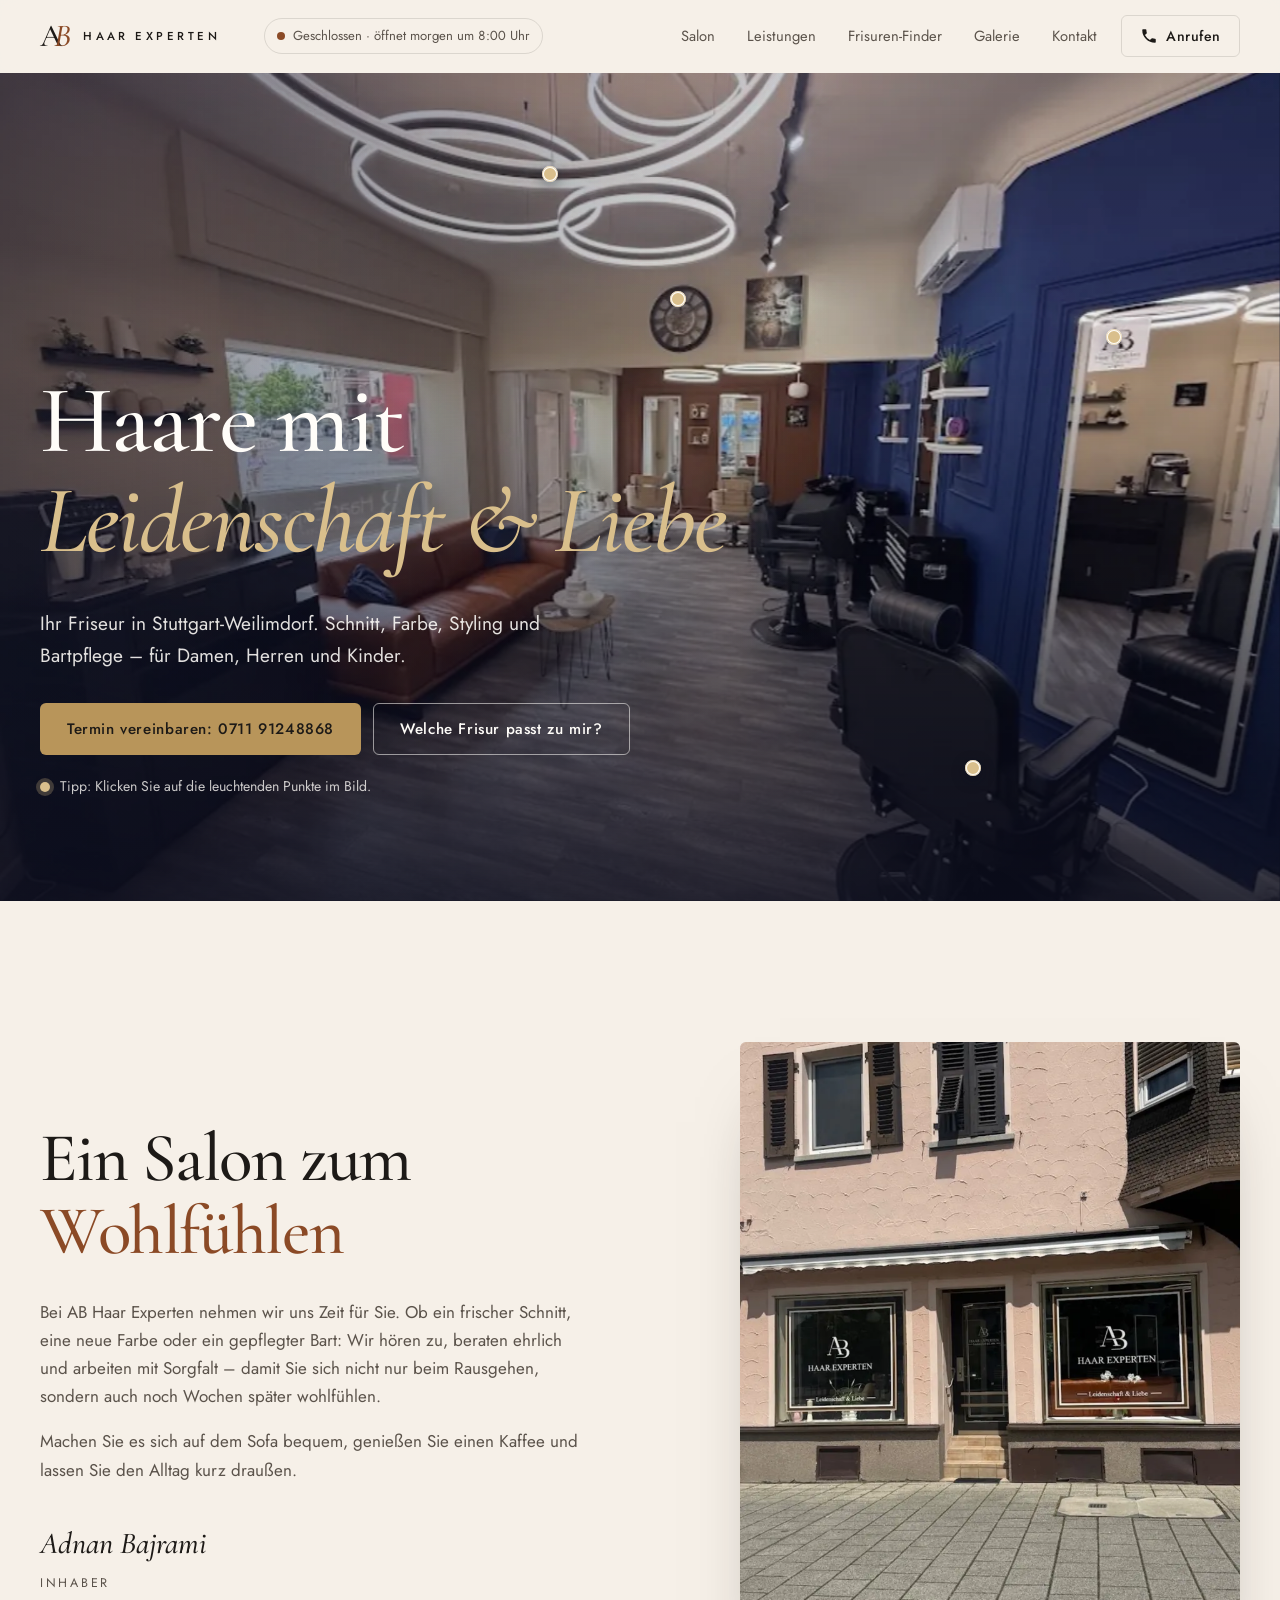
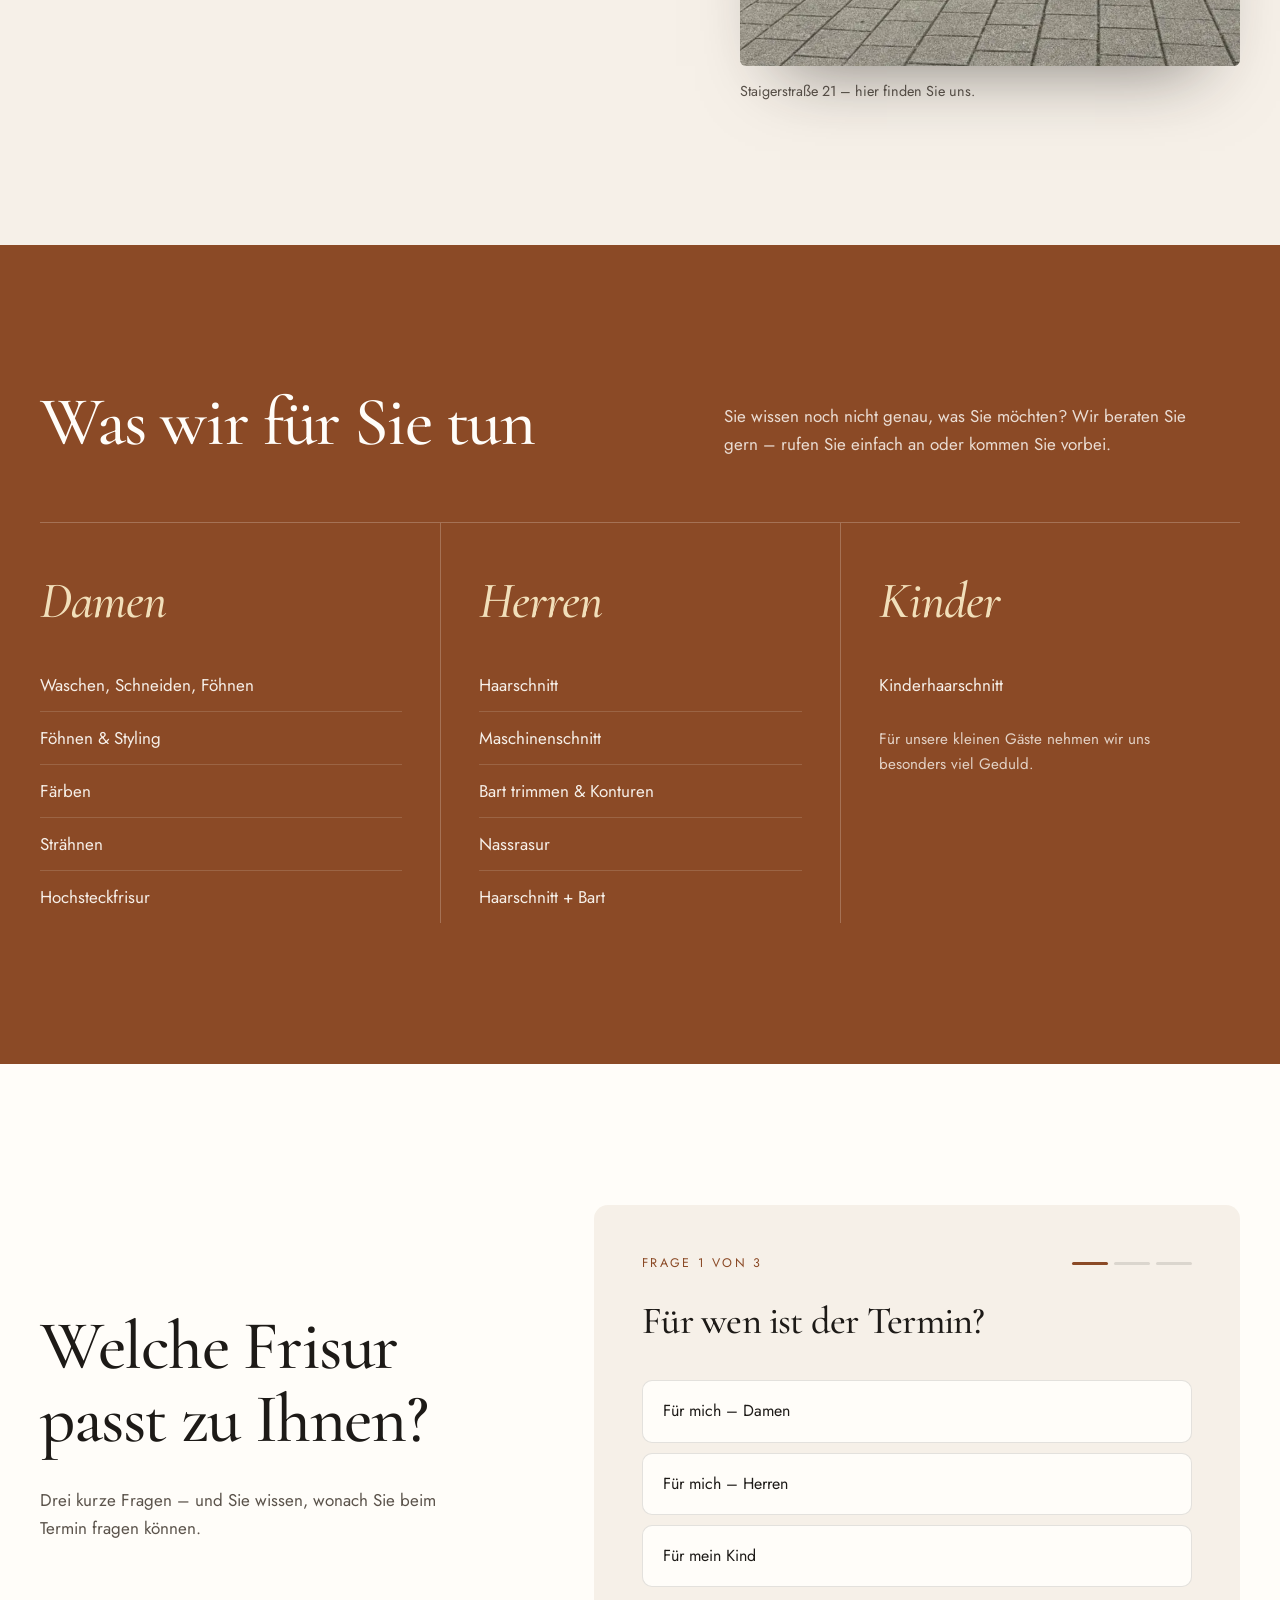
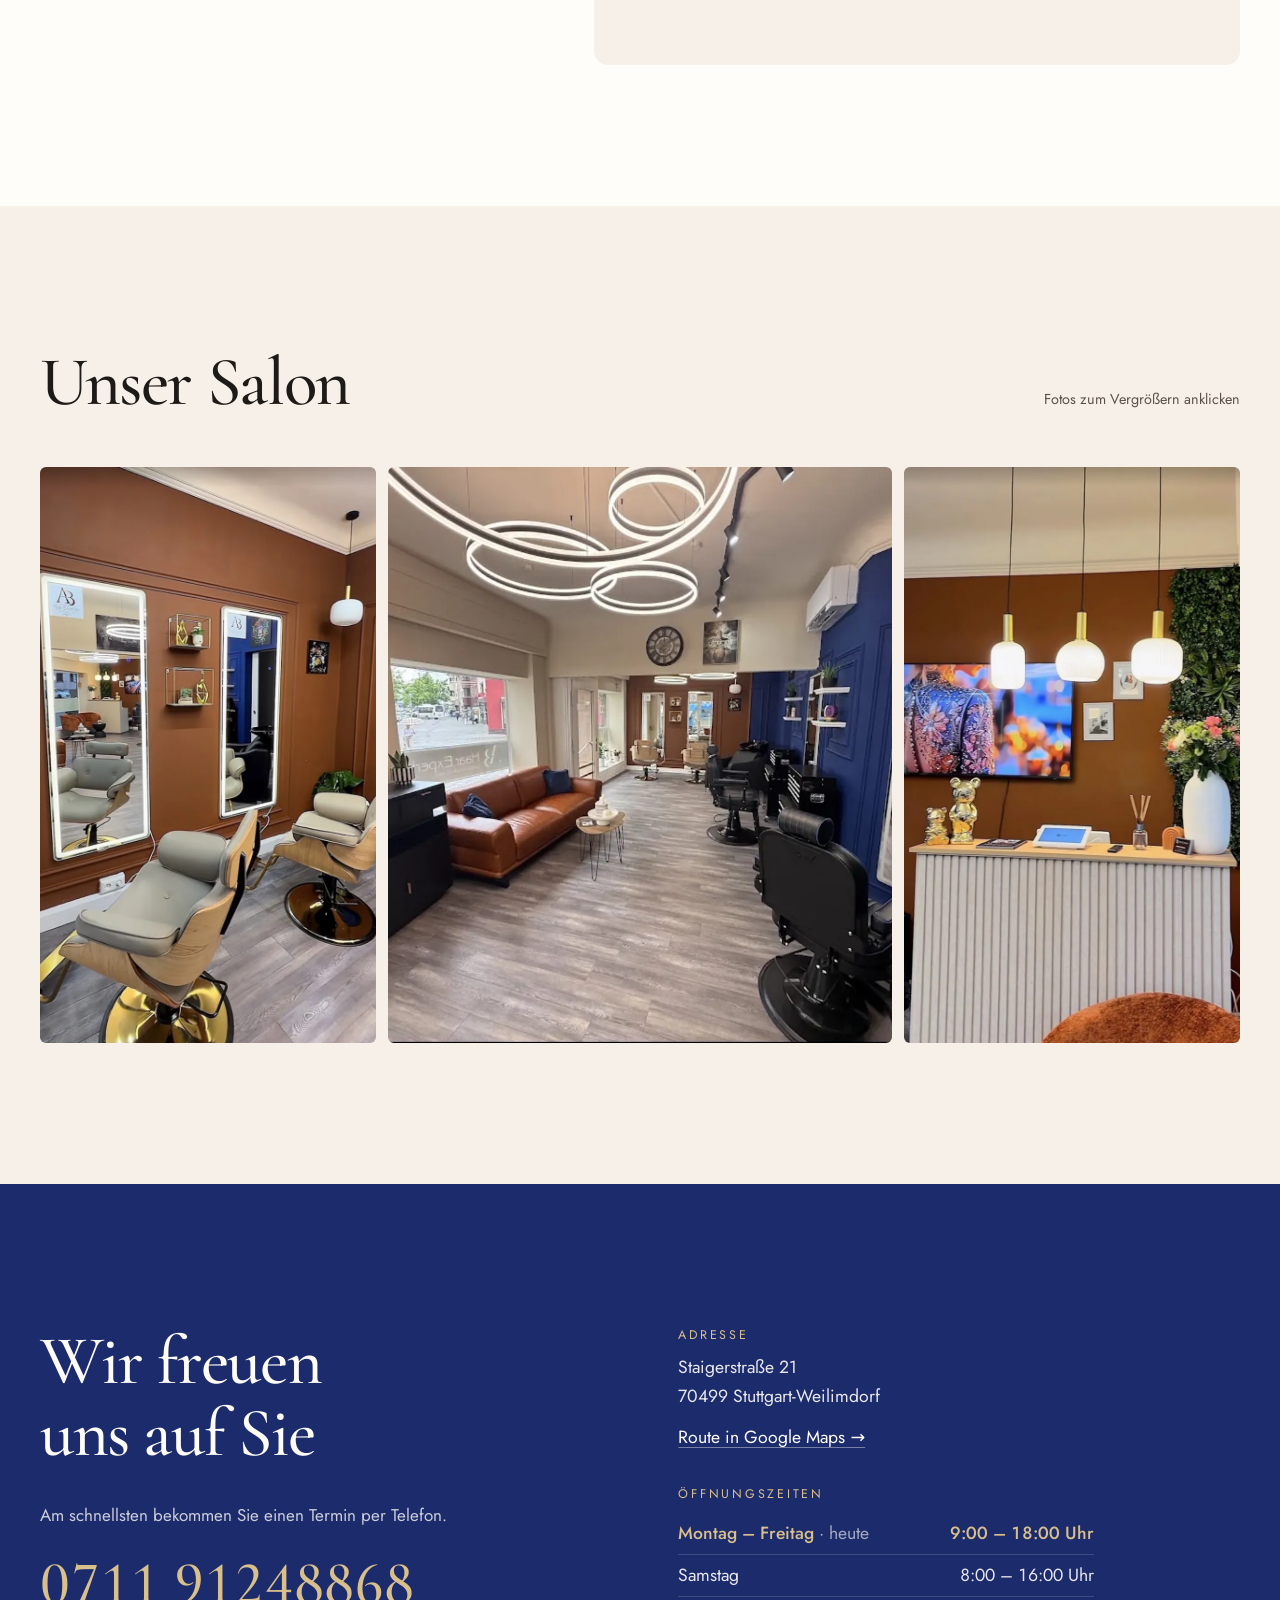
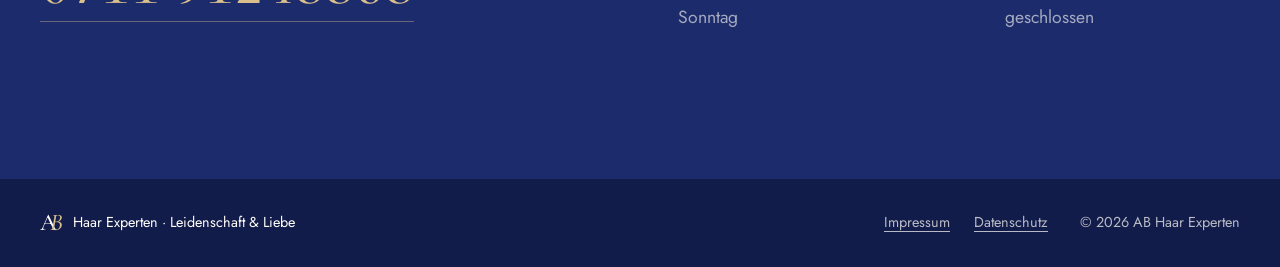
<file: index.html>
<!doctype html>
<html lang="de">
<head>
  <meta charset="utf-8">
  <meta name="viewport" content="width=device-width, initial-scale=1">
  <title>AB Haar Experten – Friseur in Stuttgart-Weilimdorf</title>
  <meta name="description" content="AB Haar Experten – Ihr Friseursalon für Damen, Herren und Kinder in der Staigerstraße 21, Stuttgart-Weilimdorf. Leidenschaft & Liebe. Termin unter 0711 91248868.">
  <!-- VORSCHAU: Diese Zeile löschen, sobald die Seite offiziell online gehen soll -->
  <meta name="robots" content="noindex, nofollow">
  <meta name="theme-color" content="#1c2b6b">
  <meta property="og:title" content="AB Haar Experten – Friseur in Stuttgart-Weilimdorf">
  <meta property="og:description" content="Leidenschaft & Liebe – Ihr Friseursalon in der Staigerstraße 21.">
  <meta property="og:image" content="img/salon-innen-1206.webp">
  <meta property="og:type" content="website">
  <link rel="icon" href="img/favicon.svg" type="image/svg+xml">
  <link rel="preload" href="fonts/cormorant-garamond-latin-500-normal.woff2" as="font" type="font/woff2" crossorigin>
  <link rel="preload" href="fonts/jost-latin-400-normal.woff2" as="font" type="font/woff2" crossorigin>
  <link rel="stylesheet" href="css/style.css?v=202611131402">

  <!-- Infos für Google (damit der Salon in der Suche richtig erscheint) -->
  <script type="application/ld+json">
  {
    "@context": "https://schema.org",
    "@type": "HairSalon",
    "name": "AB Haar Experten",
    "slogan": "Leidenschaft & Liebe",
    "founder": "Adnan Bajrami",
    "telephone": "+49 711 91248868",
    "openingHours": ["Mo-Fr 09:00-18:00", "Sa 08:00-16:00"],
    "image": "img/salon-innen-1206.webp",
    "address": {
      "@type": "PostalAddress",
      "streetAddress": "Staigerstraße 21",
      "postalCode": "70499",
      "addressLocality": "Stuttgart-Weilimdorf",
      "addressCountry": "DE"
    }
  }
  </script>
</head>
<body>
  <a class="skip" href="#inhalt">Zum Inhalt springen</a>

  <!-- ================= KOPFZEILE ================= -->
  <header class="header" data-header>
    <div class="container header__inner">
      <a class="logo" href="#top" aria-label="AB Haar Experten – zum Seitenanfang">
        <span class="logo__mark" aria-hidden="true"><span>A</span><span>B</span></span>
        <span class="logo__text">Haar Experten</span>
      </a>

      <!-- Live-Anzeige „Jetzt geöffnet“ (wird automatisch aus den Öffnungszeiten berechnet) -->
      <a class="status" href="#kontakt" data-status hidden>
        <span class="status__dot" aria-hidden="true"></span>
        <span class="status__text" data-status-text></span>
      </a>

      <nav class="nav" id="nav" aria-label="Hauptmenü">
        <a href="#salon">Salon</a>
        <a href="#leistungen">Leistungen</a>
        <a href="#finder">Frisuren-Finder</a>
        <a href="#galerie">Galerie</a>
        <a href="#kontakt">Kontakt</a>
      </nav>

      <a class="btn btn--small btn--ghost header__call" href="tel:+4971191248868">
        <svg aria-hidden="true" viewBox="0 0 24 24"><path d="M6.6 10.8a15.1 15.1 0 0 0 6.6 6.6l2.2-2.2a1 1 0 0 1 1-.25 11.4 11.4 0 0 0 3.6.57 1 1 0 0 1 1 1V20a1 1 0 0 1-1 1A17 17 0 0 1 3 4a1 1 0 0 1 1-1h3.5a1 1 0 0 1 1 1c0 1.25.2 2.45.57 3.57a1 1 0 0 1-.25 1z"/></svg>
        <span>Anrufen</span>
      </a>

      <button class="menu-btn" type="button" aria-controls="nav" aria-expanded="false" data-menu-btn>
        <span class="menu-btn__lines" aria-hidden="true"></span>
        <span class="sr-only">Menü öffnen</span>
      </button>
    </div>
  </header>

  <main id="inhalt">
    <!-- ================= STARTBEREICH ================= -->
    <section class="hero" id="top">
      <div class="hero__media">
        <picture>
          <source type="image/webp" srcset="img/salon-innen-800.webp 800w, img/salon-innen-1206.webp 1206w" sizes="100vw">
          <img src="img/salon-innen-1206.webp" alt="Blick in den Salon: Ledersofa im Wartebereich, Friseurstühle vor einer königsblauen Wand und runde Ring-Leuchten an der Decke" width="1206" height="903" fetchpriority="high">
        </picture>
      </div>

      <!-- RUNDGANG: leuchtende Punkte im Foto.
           data-x / data-y = Position im Foto in Prozent (von links / von oben). -->
      <div class="spots" data-spots>
        <button class="spot" type="button" data-x="43" data-y="16" data-title="Unsere Ring-Leuchten" data-text="Helles, gleichmäßiges Licht – so sehen Sie genau, wie Schnitt und Farbe wirklich aussehen.">
          <span class="sr-only">Ring-Leuchten</span>
        </button>
        <button class="spot" type="button" data-x="53" data-y="29" data-title="Zeit für Sie" data-text="Bei uns gibt es keine Fließband-Termine – wir nehmen uns die Zeit, die Ihr Haar braucht.">
          <span class="sr-only">Uhr an der Wand</span>
        </button>
        <button class="spot" type="button" data-x="87" data-y="33" data-title="Barber-Plätze" data-text="Große Spiegel und Zeit für Ihren Schnitt, Ihre Konturen und Ihren Bart.">
          <span class="sr-only">Barber-Plätze</span>
        </button>
        <button class="spot" type="button" data-x="76" data-y="78" data-title="Zurücklehnen" data-text="Bequeme Barber-Stühle – für die Nassrasur genauso wie für den schnellen Schnitt.">
          <span class="sr-only">Barber-Stühle</span>
        </button>
        <button class="spot" type="button" data-x="36" data-y="62" data-title="Ankommen &amp; entspannen" data-text="Auf dem Ledersofa warten Sie ganz entspannt – gern mit einem Kaffee.">
          <span class="sr-only">Wartebereich mit Sofa</span>
        </button>
        <button class="spot" type="button" data-x="5" data-y="52" data-title="Kaffee?" data-text="Gern! Während Sie warten, machen wir Ihnen einen Kaffee.">
          <span class="sr-only">Kaffeemaschine</span>
        </button>
        <div class="spot-card" role="status" aria-live="polite" data-spot-card hidden>
          <p class="spot-card__title" data-spot-title></p>
          <p class="spot-card__text" data-spot-text></p>
        </div>
      </div>

      <div class="container hero__content">
        <h1 class="hero__title">
          <span class="line"><span>Haare mit</span></span>
          <span class="line"><em>Leidenschaft&nbsp;&amp;&nbsp;Liebe</em></span>
        </h1>
        <p class="hero__lead">Ihr Friseur in Stuttgart-Weilimdorf. Schnitt, Farbe, Styling und Bartpflege – für Damen, Herren und Kinder.</p>
        <div class="hero__actions">
          <a class="btn btn--primary" href="tel:+4971191248868">Termin vereinbaren: 0711&nbsp;91248868</a>
          <a class="btn btn--light" href="#finder">Welche Frisur passt zu mir?</a>
        </div>
        <p class="hero__hint" data-spots-hint hidden><span class="hero__hint-dot" aria-hidden="true"></span>Tipp: Klicken Sie auf die leuchtenden Punkte im Bild.</p>
      </div>
    </section>

    <!-- ================= ÜBER DEN SALON ================= -->
    <section class="section about" id="salon">
      <div class="container about__grid">
        <div class="about__text">
          <h2>Ein Salon zum <em>Wohlfühlen</em></h2>
          <p>Bei AB Haar Experten nehmen wir uns Zeit für Sie. Ob ein frischer Schnitt, eine neue Farbe oder ein gepflegter Bart: Wir hören zu, beraten ehrlich und arbeiten mit Sorgfalt – damit Sie sich nicht nur beim Rausgehen, sondern auch noch Wochen später wohlfühlen.</p>
          <p>Machen Sie es sich auf dem Sofa bequem, genießen Sie einen Kaffee und lassen Sie den Alltag kurz draußen.</p>
          <p class="signature">Adnan Bajrami<span>Inhaber</span></p>
        </div>
        <figure class="about__image">
          <button class="zoom" type="button" data-zoom="3" aria-label="Foto vergrößern: Außenansicht des Salons">
            <picture>
              <source type="image/webp" srcset="img/salon-fassade-800.webp 800w, img/salon-fassade-1132.webp 1132w" sizes="(min-width: 900px) 40vw, 100vw">
              <img src="img/salon-fassade-800.webp" alt="Außenansicht des Salons: zwei Schaufenster mit dem Schriftzug AB Haar Experten – Leidenschaft & Liebe" width="800" height="1060" loading="lazy">
            </picture>
            <span class="zoom__icon" aria-hidden="true"><svg viewBox="0 0 24 24"><path d="M4 9V4h5M20 9V4h-5M4 15v5h5M20 15v5h-5"/></svg></span>
          </button>
          <figcaption>Staigerstraße 21 – hier finden Sie uns.</figcaption>
        </figure>
      </div>
    </section>

    <!-- ================= LEISTUNGEN =================
         Eine Leistung ändern oder hinzufügen: eine Zeile
         <li>...</li> kopieren und den Text dazwischen anpassen. -->
    <section class="section services" id="leistungen">
      <div class="container">
        <div class="services__head">
          <h2>Was wir für Sie tun</h2>
          <p>Sie wissen noch nicht genau, was Sie möchten? Wir beraten Sie gern – rufen Sie einfach an oder kommen Sie vorbei.</p>
        </div>

        <div class="menu">
          <div class="menu__col">
            <h3>Damen</h3>
            <ul>
              <li>Waschen, Schneiden, Föhnen</li>
              <li>Föhnen &amp; Styling</li>
              <li>Färben</li>
              <li>Strähnen</li>
              <li>Hochsteckfrisur</li>
            </ul>
          </div>
          <div class="menu__col">
            <h3>Herren</h3>
            <ul>
              <li>Haarschnitt</li>
              <li>Maschinenschnitt</li>
              <li>Bart trimmen &amp; Konturen</li>
              <li>Nassrasur</li>
              <li>Haarschnitt + Bart</li>
            </ul>
          </div>
          <div class="menu__col">
            <h3>Kinder</h3>
            <ul>
              <li>Kinderhaarschnitt</li>
            </ul>
            <p class="menu__note">Für unsere kleinen Gäste nehmen wir uns besonders viel Geduld.</p>
          </div>
        </div>
      </div>
    </section>

    <!-- ================= FRISUREN-FINDER (kleines Quiz) =================
         Fragen und Antworten stehen in js/main.js unter „FRISUREN-FINDER“. -->
    <section class="section finder" id="finder" data-finder hidden>
      <div class="container finder__grid">
        <div class="finder__intro">
          <h2>Welche Frisur passt zu Ihnen?</h2>
          <p>Drei kurze Fragen – und Sie wissen, wonach Sie beim Termin fragen können.</p>
        </div>
        <div class="finder__card">
          <div class="finder__top">
            <p class="finder__step" data-finder-step aria-live="polite"></p>
            <div class="finder__bars" data-finder-bars aria-hidden="true"></div>
          </div>
          <div class="finder__body" data-finder-body></div>
        </div>
      </div>
    </section>

    <!-- ================= GALERIE =================
         Die Fotos lassen sich anklicken und groß ansehen. -->
    <section class="section gallery" id="galerie">
      <div class="container gallery__head">
        <h2>Unser Salon</h2>
        <p class="gallery__hint">Fotos zum Vergrößern anklicken</p>
      </div>
      <div class="container strip-wrap">
        <ul class="strip">
          <li class="strip__item">
            <button class="zoom" type="button" data-zoom="0" aria-label="Foto vergrößern: Damenplätze mit beleuchteten Spiegeln">
              <picture>
                <source type="image/webp" srcset="img/salon-plaetze-800.webp 800w, img/salon-plaetze-1206.webp 1206w" sizes="(min-width: 900px) 40vw, 80vw">
                <img src="img/salon-plaetze-800.webp" alt="Zwei Friseurstühle mit Holzschale und goldenem Fuß vor beleuchteten Spiegeln an einer cognacbraunen Wand" width="800" height="1232" loading="lazy">
              </picture>
              <span class="strip__caption">Ihr Platz – mit Licht, das ehrlich zeigt, wie es aussieht.</span>
              <span class="zoom__icon" aria-hidden="true"><svg viewBox="0 0 24 24"><path d="M4 9V4h5M20 9V4h-5M4 15v5h5M20 15v5h-5"/></svg></span>
            </button>
          </li>
          <li class="strip__item">
            <button class="zoom" type="button" data-zoom="1" aria-label="Foto vergrößern: Barber-Bereich">
              <picture>
                <source type="image/webp" srcset="img/salon-innen-800.webp 800w, img/salon-innen-1206.webp 1206w" sizes="(min-width: 900px) 50vw, 80vw">
                <img src="img/salon-innen-800.webp" alt="Herrenbereich mit schwarzen Barber-Stühlen, großen Spiegeln, blauer Wand und Ledersofa" width="800" height="599" loading="lazy">
              </picture>
              <span class="strip__caption">Barber-Bereich für Schnitt und Bart.</span>
              <span class="zoom__icon" aria-hidden="true"><svg viewBox="0 0 24 24"><path d="M4 9V4h5M20 9V4h-5M4 15v5h5M20 15v5h-5"/></svg></span>
            </button>
          </li>
          <li class="strip__item">
            <button class="zoom" type="button" data-zoom="2" aria-label="Foto vergrößern: Empfang">
              <picture>
                <source type="image/webp" srcset="img/salon-empfang-800.webp 800w, img/salon-empfang-1206.webp 1206w" sizes="(min-width: 900px) 40vw, 80vw">
                <img src="img/salon-empfang-800.webp" alt="Empfangstresen mit drei Hängeleuchten, goldenen Teddy-Figuren, Blumenstrauß und grüner Pflanzenwand" width="800" height="1244" loading="lazy">
              </picture>
              <span class="strip__caption">Der Empfang – hier beginnt Ihr Termin.</span>
              <span class="zoom__icon" aria-hidden="true"><svg viewBox="0 0 24 24"><path d="M4 9V4h5M20 9V4h-5M4 15v5h5M20 15v5h-5"/></svg></span>
            </button>
          </li>
        </ul>
      </div>
    </section>

    <!-- ================= KONTAKT & ANFAHRT ================= -->
    <section class="section contact" id="kontakt">
      <div class="container contact__grid">
        <div>
          <h2>Wir freuen uns auf Sie</h2>
          <p class="contact__lead">Am schnellsten bekommen Sie einen Termin per Telefon.</p>
          <a class="contact__phone" href="tel:+4971191248868">0711 91248868</a>
        </div>

        <dl class="contact__list">
          <div>
            <dt>Adresse</dt>
            <dd>Staigerstraße 21<br>70499 Stuttgart-Weilimdorf<br>
              <a class="link-arrow" href="https://www.google.com/maps/search/?api=1&amp;query=AB+Haar+Experten+Staigerstra%C3%9Fe+21+70499+Stuttgart" target="_blank" rel="noopener">Route in Google Maps</a>
            </dd>
          </div>
          <div>
            <!-- ÖFFNUNGSZEITEN: hier ändern – und auch in js/main.js
                 unter „ÖFFNUNGSZEITEN“ (für die Anzeige „Jetzt geöffnet“). -->
            <dt>Öffnungszeiten</dt>
            <dd>
              <table class="hours">
                <tr data-days="1 2 3 4 5"><th scope="row">Montag – Freitag</th><td>9:00 – 18:00 Uhr</td></tr>
                <tr data-days="6"><th scope="row">Samstag</th><td>8:00 – 16:00 Uhr</td></tr>
                <tr data-days="0"><th scope="row">Sonntag</th><td>geschlossen</td></tr>
              </table>
            </dd>
          </div>
        </dl>
      </div>
    </section>
  </main>

  <!-- ================= FUSSZEILE ================= -->
  <footer class="footer">
    <div class="container footer__inner">
      <p class="footer__brand"><span class="logo__mark" aria-hidden="true"><span>A</span><span>B</span></span> Haar Experten · Leidenschaft &amp; Liebe</p>
      <nav class="footer__links" aria-label="Rechtliches">
        <a href="impressum.html">Impressum</a>
        <a href="datenschutz.html">Datenschutz</a>
      </nav>
      <p class="footer__copy">© <span data-year>2026</span> AB Haar Experten</p>
    </div>
  </footer>

  <!-- Anruf-Knopf, der auf dem Handy unten erscheint -->
  <a class="call-bar" data-call-bar href="tel:+4971191248868">
    <svg aria-hidden="true" viewBox="0 0 24 24"><path d="M6.6 10.8a15.1 15.1 0 0 0 6.6 6.6l2.2-2.2a1 1 0 0 1 1-.25 11.4 11.4 0 0 0 3.6.57 1 1 0 0 1 1 1V20a1 1 0 0 1-1 1A17 17 0 0 1 3 4a1 1 0 0 1 1-1h3.5a1 1 0 0 1 1 1c0 1.25.2 2.45.57 3.57a1 1 0 0 1-.25 1z"/></svg>
    Jetzt Termin vereinbaren
  </a>

  <!-- ================= GROSSANSICHT DER FOTOS =================
       Reihenfolge = Nummer in data-zoom oben (0, 1, 2, 3). -->
  <dialog class="lightbox" aria-label="Foto-Großansicht" data-lightbox>
    <div class="lightbox__bg" data-lb-bg></div>
    <img class="lightbox__img" src="img/salon-plaetze-800.webp" alt="" data-lb-img>
    <div class="lightbox__bar" data-lb-bar>
      <p class="lightbox__caption" data-lb-caption></p>
      <p class="lightbox__count"><span data-lb-index>1</span> / <span data-lb-total>4</span></p>
    </div>
    <button class="lb-btn lb-btn--close" type="button" data-lb-close aria-label="Großansicht schließen">
      <svg viewBox="0 0 24 24" aria-hidden="true"><path d="M6 6l12 12M18 6L6 18"/></svg>
    </button>
    <button class="lb-btn lb-btn--prev" type="button" data-lb-prev aria-label="Vorheriges Foto">
      <svg viewBox="0 0 24 24" aria-hidden="true"><path d="M15 5l-7 7 7 7"/></svg>
    </button>
    <button class="lb-btn lb-btn--next" type="button" data-lb-next aria-label="Nächstes Foto">
      <svg viewBox="0 0 24 24" aria-hidden="true"><path d="M9 5l7 7-7 7"/></svg>
    </button>
  </dialog>

  <script>
    // Die Fotos für die Großansicht (in bester Qualität)
    window.GALERIE = [
      { src: "img/salon-plaetze-1206.webp", w: 1206, h: 1857, text: "Ihr Platz – mit Licht, das ehrlich zeigt, wie es aussieht.", alt: "Zwei Friseurstühle vor beleuchteten Spiegeln an einer cognacbraunen Wand" },
      { src: "img/salon-innen-1206.webp",   w: 1206, h: 903,  text: "Barber-Bereich für Schnitt und Bart.", alt: "Herrenbereich mit Barber-Stühlen, großen Spiegeln und blauer Wand" },
      { src: "img/salon-empfang-1206.webp", w: 1206, h: 1876, text: "Der Empfang – hier beginnt Ihr Termin.", alt: "Empfangstresen mit Hängeleuchten, Blumen und Pflanzenwand" },
      { src: "img/salon-fassade-1132.webp", w: 1132, h: 1500, text: "Staigerstraße 21 – hier finden Sie uns.", alt: "Außenansicht des Salons mit zwei Schaufenstern" }
    ];
  </script>
  <script src="js/main.js?v=202611131402" defer></script>
</body>
</html>
</file>
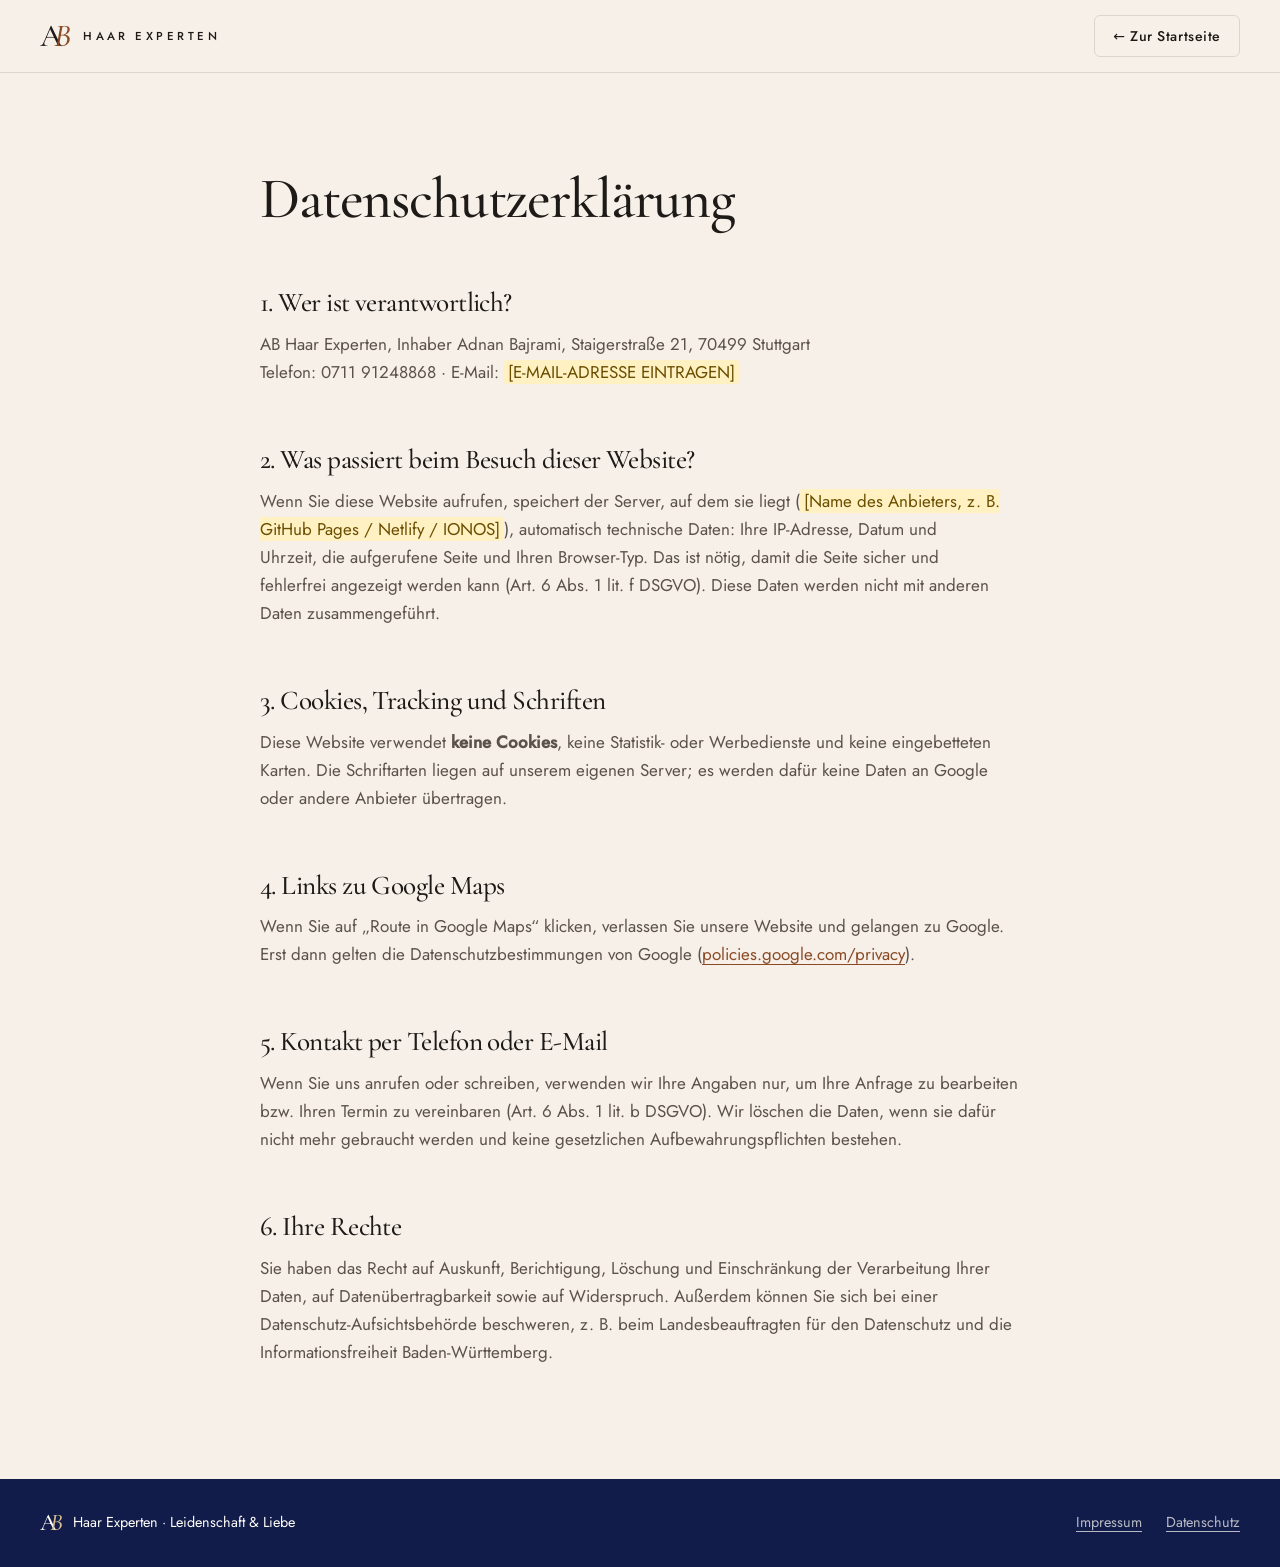
<file: datenschutz.html>
<!doctype html>
<html lang="de">
<head>
  <meta charset="utf-8">
  <meta name="viewport" content="width=device-width, initial-scale=1">
  <title>Datenschutz – AB Haar Experten</title>
  <meta name="robots" content="noindex">
  <link rel="icon" href="img/favicon.svg" type="image/svg+xml">
  <link rel="stylesheet" href="css/style.css?v=202611131402">
</head>
<body>
  <header class="header is-scrolled">
    <div class="container header__inner">
      <a class="logo" href="index.html" aria-label="AB Haar Experten – zur Startseite">
        <span class="logo__mark" aria-hidden="true"><span>A</span><span>B</span></span>
        <span class="logo__text">Haar Experten</span>
      </a>
      <a class="btn btn--small btn--ghost" href="index.html" style="margin-left:auto">← Zur Startseite</a>
    </div>
  </header>
  <main class="legal">
    <div class="container">
      <h1>Datenschutz&shy;erklärung</h1>
      <!-- Dieser Text ist eine Vorlage. Bitte von einer Fachperson prüfen lassen. -->
      <h2>1. Wer ist verantwortlich?</h2>
      <p>AB Haar Experten, Inhaber Adnan Bajrami, Staigerstraße 21, 70499 Stuttgart<br>
      Telefon: 0711 91248868 · E-Mail: <span class="todo">[E-MAIL-ADRESSE EINTRAGEN]</span></p>

      <h2>2. Was passiert beim Besuch dieser Website?</h2>
      <p>Wenn Sie diese Website aufrufen, speichert der Server, auf dem sie liegt (<span class="todo">[Name des Anbieters, z. B. GitHub Pages / Netlify / IONOS]</span>), automatisch technische Daten: Ihre IP-Adresse, Datum und Uhrzeit, die aufgerufene Seite und Ihren Browser-Typ. Das ist nötig, damit die Seite sicher und fehlerfrei angezeigt werden kann (Art. 6 Abs. 1 lit. f DSGVO). Diese Daten werden nicht mit anderen Daten zusammengeführt.</p>

      <h2>3. Cookies, Tracking und Schriften</h2>
      <p>Diese Website verwendet <strong>keine Cookies</strong>, keine Statistik- oder Werbedienste und keine eingebetteten Karten. Die Schriftarten liegen auf unserem eigenen Server; es werden dafür keine Daten an Google oder andere Anbieter übertragen.</p>

      <h2>4. Links zu Google Maps</h2>
      <p>Wenn Sie auf „Route in Google Maps“ klicken, verlassen Sie unsere Website und gelangen zu Google. Erst dann gelten die Datenschutzbestimmungen von Google (<a href="https://policies.google.com/privacy" target="_blank" rel="noopener">policies.google.com/privacy</a>).</p>

      <h2>5. Kontakt per Telefon oder E-Mail</h2>
      <p>Wenn Sie uns anrufen oder schreiben, verwenden wir Ihre Angaben nur, um Ihre Anfrage zu bearbeiten bzw. Ihren Termin zu vereinbaren (Art. 6 Abs. 1 lit. b DSGVO). Wir löschen die Daten, wenn sie dafür nicht mehr gebraucht werden und keine gesetzlichen Aufbewahrungspflichten bestehen.</p>

      <h2>6. Ihre Rechte</h2>
      <p>Sie haben das Recht auf Auskunft, Berichtigung, Löschung und Einschränkung der Verarbeitung Ihrer Daten, auf Datenübertragbarkeit sowie auf Widerspruch. Außerdem können Sie sich bei einer Datenschutz-Aufsichtsbehörde beschweren, z. B. beim Landesbeauftragten für den Datenschutz und die Informationsfreiheit Baden-Württemberg.</p>

    </div>
  </main>
  <footer class="footer">
    <div class="container footer__inner">
      <p class="footer__brand"><span class="logo__mark" aria-hidden="true"><span>A</span><span>B</span></span> Haar Experten · Leidenschaft &amp; Liebe</p>
      <nav class="footer__links" aria-label="Rechtliches">
        <a href="impressum.html">Impressum</a>
        <a href="datenschutz.html">Datenschutz</a>
      </nav>
    </div>
  </footer>
</body>
</html>
</file>
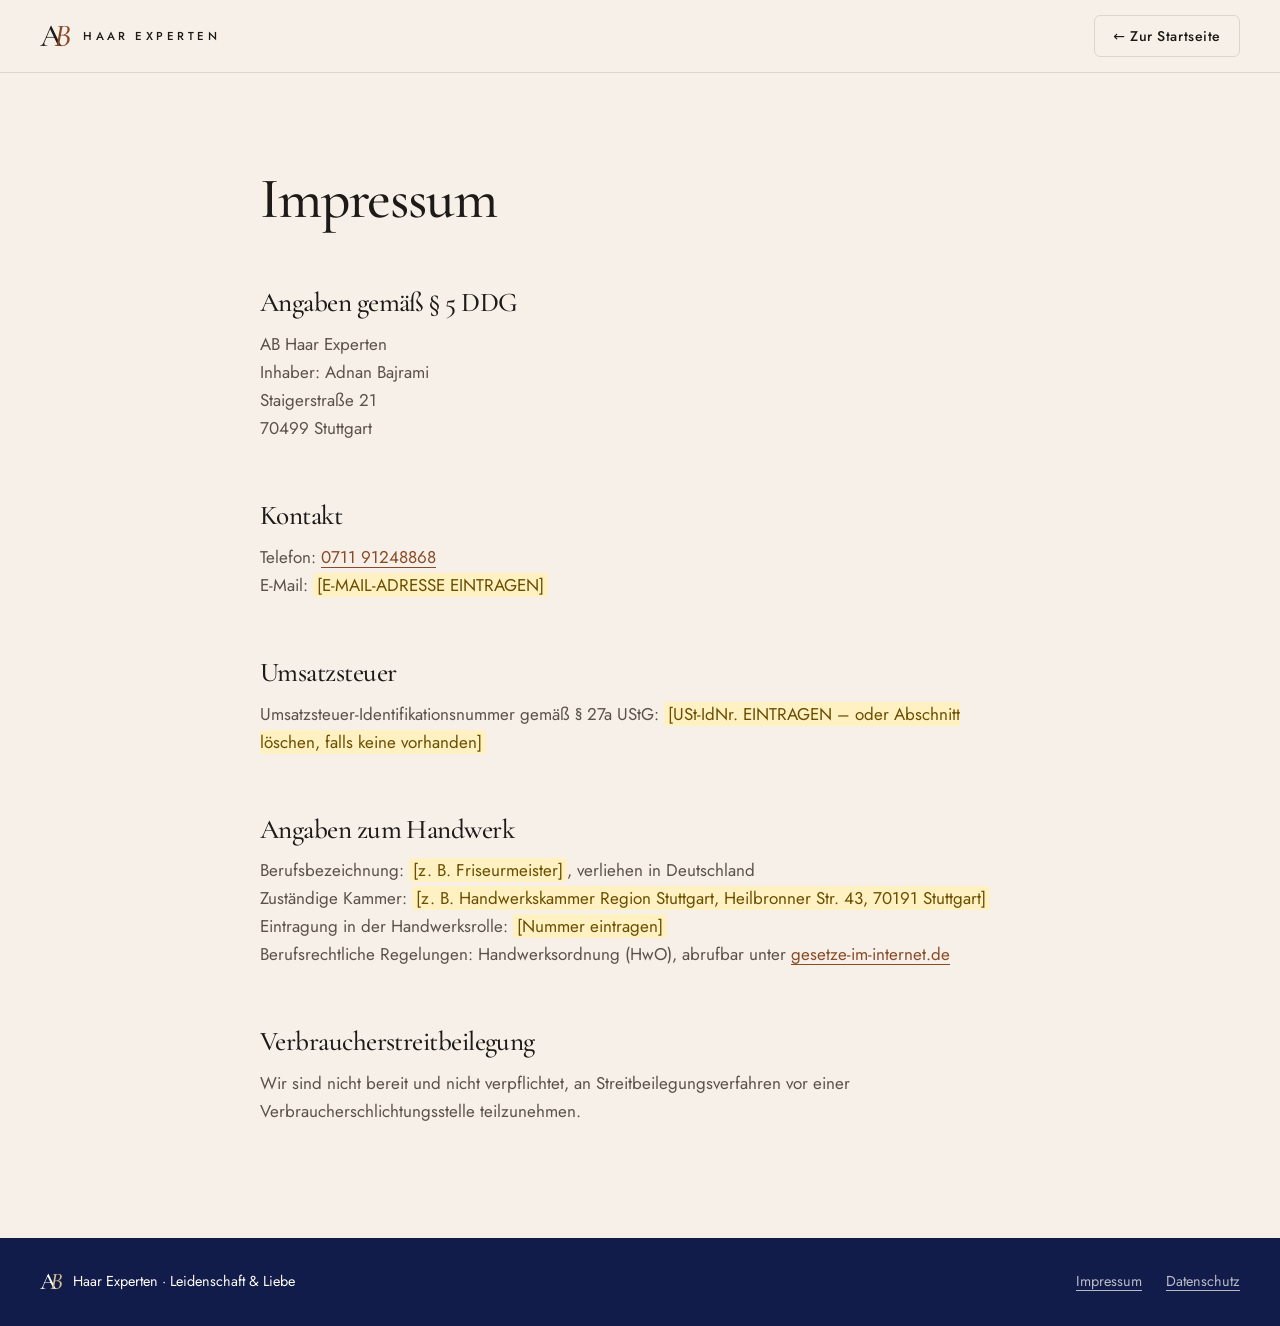
<file: impressum.html>
<!doctype html>
<html lang="de">
<head>
  <meta charset="utf-8">
  <meta name="viewport" content="width=device-width, initial-scale=1">
  <title>Impressum – AB Haar Experten</title>
  <meta name="robots" content="noindex">
  <link rel="icon" href="img/favicon.svg" type="image/svg+xml">
  <link rel="stylesheet" href="css/style.css?v=202611131402">
</head>
<body>
  <header class="header is-scrolled">
    <div class="container header__inner">
      <a class="logo" href="index.html" aria-label="AB Haar Experten – zur Startseite">
        <span class="logo__mark" aria-hidden="true"><span>A</span><span>B</span></span>
        <span class="logo__text">Haar Experten</span>
      </a>
      <a class="btn btn--small btn--ghost" href="index.html" style="margin-left:auto">← Zur Startseite</a>
    </div>
  </header>
  <main class="legal">
    <div class="container">
      <h1>Impressum</h1>
      <!-- Gelb markierte Stellen müssen noch ausgefüllt werden. -->
      <h2>Angaben gemäß § 5 DDG</h2>
      <p>AB Haar Experten<br>
      Inhaber: Adnan Bajrami<br>
      Staigerstraße 21<br>
      70499 Stuttgart</p>

      <h2>Kontakt</h2>
      <p>Telefon: <a href="tel:+4971191248868">0711 91248868</a><br>
      E-Mail: <span class="todo">[E-MAIL-ADRESSE EINTRAGEN]</span></p>

      <h2>Umsatzsteuer</h2>
      <p>Umsatzsteuer-Identifikationsnummer gemäß § 27a UStG: <span class="todo">[USt-IdNr. EINTRAGEN – oder Abschnitt löschen, falls keine vorhanden]</span></p>

      <h2>Angaben zum Handwerk</h2>
      <p>Berufsbezeichnung: <span class="todo">[z. B. Friseurmeister]</span>, verliehen in Deutschland<br>
      Zuständige Kammer: <span class="todo">[z. B. Handwerkskammer Region Stuttgart, Heilbronner Str. 43, 70191 Stuttgart]</span><br>
      Eintragung in der Handwerksrolle: <span class="todo">[Nummer eintragen]</span><br>
      Berufsrechtliche Regelungen: Handwerksordnung (HwO), abrufbar unter <a href="https://www.gesetze-im-internet.de/hwo/" target="_blank" rel="noopener">gesetze-im-internet.de</a></p>

      <h2>Verbraucherstreitbeilegung</h2>
      <p>Wir sind nicht bereit und nicht verpflichtet, an Streitbeilegungsverfahren vor einer Verbraucherschlichtungsstelle teilzunehmen.</p>

    </div>
  </main>
  <footer class="footer">
    <div class="container footer__inner">
      <p class="footer__brand"><span class="logo__mark" aria-hidden="true"><span>A</span><span>B</span></span> Haar Experten · Leidenschaft &amp; Liebe</p>
      <nav class="footer__links" aria-label="Rechtliches">
        <a href="impressum.html">Impressum</a>
        <a href="datenschutz.html">Datenschutz</a>
      </nav>
    </div>
  </footer>
</body>
</html>
</file>
<file: css/style.css>
/* =========================================================
   AB Haar Experten – Gestaltung der Website
   Die Farben unten stammen aus dem Salon selbst:
   Königsblau (Wand), Cognac (Wand), Gold (Leuchten), Creme.
   ========================================================= */

/* ---------- Schriften (liegen auf dem eigenen Server, kein Google) ---------- */
@font-face {
  font-family: "Cormorant Garamond";
  src: url("../fonts/cormorant-garamond-latin-500-normal.woff2") format("woff2");
  font-weight: 500; font-style: normal; font-display: swap;
}
@font-face {
  font-family: "Cormorant Garamond";
  src: url("../fonts/cormorant-garamond-latin-600-normal.woff2") format("woff2");
  font-weight: 600; font-style: normal; font-display: swap;
}
@font-face {
  font-family: "Cormorant Garamond";
  src: url("../fonts/cormorant-garamond-latin-500-italic.woff2") format("woff2");
  font-weight: 500; font-style: italic; font-display: swap;
}
@font-face {
  font-family: "Jost";
  src: url("../fonts/jost-latin-400-normal.woff2") format("woff2");
  font-weight: 400; font-style: normal; font-display: swap;
}
@font-face {
  font-family: "Jost";
  src: url("../fonts/jost-latin-500-normal.woff2") format("woff2");
  font-weight: 500; font-style: normal; font-display: swap;
}

/* ---------- Farben & Grundwerte ---------- */
:root {
  --blue: #1c2b6b;
  --blue-deep: #121c4a;
  --night: #0c0e1e;
  --cognac: #8b4a26;
  --cognac-deep: #6f3a1d;
  --gold: #b8955a;
  --gold-light: #d9bf8c;
  --cream: #f6f0e8;
  --ink: #1d1a17;
  --ink-soft: #5b534b;
  --white: #fffdf9;
  --line: rgba(29, 26, 23, 0.12);

  --serif: "Cormorant Garamond", "Times New Roman", serif;
  --sans: "Jost", system-ui, -apple-system, "Segoe UI", sans-serif;

  --radius: 6px;
  --gutter: clamp(16px, 4vw, 40px);
  --section: clamp(80px, 11vw, 144px);
  --ease-out: cubic-bezier(0.16, 1, 0.3, 1);
}

/* ---------- Grundlagen ---------- */
*, *::before, *::after { box-sizing: border-box; }
html {
  scroll-behavior: smooth; -webkit-text-size-adjust: 100%;
  scrollbar-color: var(--cognac) var(--cream);
  accent-color: var(--cognac);
}
@media (prefers-reduced-motion: reduce) { html { scroll-behavior: auto; } }
body {
  margin: 0;
  font-family: var(--sans);
  font-size: 17px;
  line-height: 1.65;
  color: var(--ink);
  background: var(--cream);
  caret-color: var(--cognac);
  -webkit-font-smoothing: antialiased;
  text-rendering: optimizeLegibility;
}
::selection { background: var(--gold-light); color: var(--ink); }
img { display: block; max-width: 100%; height: auto; }
a { color: inherit; text-underline-offset: 4px; }
h1, h2, h3 {
  font-family: var(--serif);
  font-weight: 500;
  line-height: 1.05;
  letter-spacing: -0.02em;
  margin: 0 0 0.45em;
  text-wrap: balance;
}
h2 { font-size: clamp(2.5rem, 5.4vw, 4.4rem); }
h2 em { font-style: normal; color: var(--cognac); }
h3 { font-size: 1.9rem; }
p { margin: 0 0 1em; text-wrap: pretty; }
:focus-visible { outline: 2px solid var(--gold); outline-offset: 3px; border-radius: 2px; }

.container { width: min(1240px, 100% - 2 * var(--gutter)); margin-inline: auto; }
.section { padding-block: var(--section); }
.sr-only {
  position: absolute; width: 1px; height: 1px; overflow: hidden;
  clip: rect(0 0 0 0); white-space: nowrap;
}
.skip {
  position: absolute; left: 16px; top: -60px; z-index: 100;
  background: var(--ink); color: var(--white); padding: 10px 16px; border-radius: var(--radius);
}
.skip:focus { top: 16px; }

/* ---------- Knöpfe ---------- */
.btn {
  display: inline-flex; align-items: center; justify-content: center; gap: 8px;
  min-height: 52px; padding: 0 26px;
  font: 500 0.95rem/1 var(--sans); letter-spacing: 0.04em;
  text-decoration: none; border-radius: var(--radius); border: 1px solid transparent;
  transition: transform 160ms var(--ease-out), background-color 200ms ease, color 200ms ease, border-color 200ms ease;
}
.btn:active { transform: scale(0.97); }
.btn svg { width: 18px; height: 18px; fill: currentColor; }
.btn--primary { background: var(--gold); color: var(--ink); }
.btn--light { border-color: rgba(255, 253, 249, 0.55); color: var(--white); }
.btn--ghost { border-color: var(--line); color: var(--ink); background: transparent; cursor: pointer; }
.btn--small { min-height: 42px; padding: 0 18px; font-size: 0.88rem; }
@media (hover: hover) and (pointer: fine) {
  .btn--primary:hover { background: var(--gold-light); }
  .btn--light:hover { background: rgba(255, 253, 249, 0.12); border-color: var(--white); }
  .btn--ghost:hover { border-color: var(--ink); }
}

/* ---------- Logo ---------- */
.logo { display: inline-flex; align-items: center; gap: 12px; text-decoration: none; }
.logo__mark {
  font-family: var(--serif); font-weight: 500; font-size: 2rem; line-height: 1;
  display: inline-flex; letter-spacing: 0;
}
.logo__mark span:last-child { margin-left: -0.28em; font-style: italic; color: var(--cognac); }
.logo__text {
  font-size: 0.72rem; font-weight: 500; letter-spacing: 0.3em; text-transform: uppercase; white-space: nowrap;
}
@media (max-width: 420px) {
  .logo { gap: 8px; }
  .logo__text { font-size: 0.64rem; letter-spacing: 0.2em; }
  .status { padding: 5px 10px; font-size: 0.78rem; }
}

/* ---------- Kopfzeile ---------- */
.header {
  position: sticky; top: 0; z-index: 50;
  background: rgba(246, 240, 232, 0.9);
  -webkit-backdrop-filter: saturate(140%) blur(12px);
  backdrop-filter: saturate(140%) blur(12px);
  border-bottom: 1px solid transparent;
  transition: border-color 200ms ease;
}
.header.is-scrolled { border-bottom-color: var(--line); }
.header__inner { display: flex; align-items: center; gap: 24px; min-height: 72px; }
.nav { display: flex; gap: 32px; margin-left: auto; }
.nav a {
  font-size: 0.92rem; text-decoration: none; color: var(--ink-soft);
  position: relative; padding-block: 6px; transition: color 200ms ease;
}
.nav a::after {
  content: ""; position: absolute; left: 0; right: 0; bottom: 0; height: 1px;
  background: var(--cognac); transform: scaleX(0); transform-origin: left;
  transition: transform 250ms var(--ease-out);
}
@media (hover: hover) and (pointer: fine) {
  .nav a:hover { color: var(--ink); }
  .nav a:hover::after { transform: scaleX(1); }
}
.menu-btn { display: none; }

@media (max-width: 860px) {
  .header__call { display: none; }
  .menu-btn {
    display: grid; place-items: center; margin-left: auto;
    width: 44px; height: 44px; border: 0; background: none; cursor: pointer; color: var(--ink);
  }
  .menu-btn__lines, .menu-btn__lines::before, .menu-btn__lines::after {
    display: block; width: 22px; height: 1.5px; background: currentColor;
    transition: transform 250ms var(--ease-out), opacity 150ms ease;
  }
  .menu-btn__lines { position: relative; }
  .menu-btn__lines::before, .menu-btn__lines::after { content: ""; position: absolute; left: 0; }
  .menu-btn__lines::before { top: -7px; }
  .menu-btn__lines::after { top: 7px; }
  .menu-btn[aria-expanded="true"] .menu-btn__lines { background: transparent; }
  .menu-btn[aria-expanded="true"] .menu-btn__lines::before { transform: translateY(7px) rotate(45deg); }
  .menu-btn[aria-expanded="true"] .menu-btn__lines::after { transform: translateY(-7px) rotate(-45deg); }

  .nav {
    position: absolute; top: 100%; left: 0; right: 0;
    flex-direction: column; gap: 0; margin: 0;
    background: var(--cream); border-bottom: 1px solid var(--line);
    padding: 8px var(--gutter) 20px;
    opacity: 0; transform: translateY(-8px); visibility: hidden;
    transition: opacity 200ms ease, transform 250ms var(--ease-out), visibility 0s linear 250ms;
  }
  .nav.is-open {
    opacity: 1; transform: none; visibility: visible;
    transition: opacity 200ms ease, transform 250ms var(--ease-out);
  }
  .nav a { font-size: 1.1rem; padding: 14px 0; border-bottom: 1px solid var(--line); color: var(--ink); }
  .nav a::after { display: none; }
}

/* =========================================================
   STARTBEREICH – „Licht an“: Das Foto öffnet sich wie ein
   Lichtkegel von den Ring-Leuchten aus, danach kommt die Schrift.
   ========================================================= */
.hero {
  position: relative; isolation: isolate; overflow: hidden;
  min-height: min(92svh, 860px);
  display: flex; align-items: flex-end;
  color: var(--white);
  background: var(--night);
  padding-block: 120px clamp(56px, 8vw, 104px);
}
.hero__media { position: absolute; inset: 0; z-index: -1; }
.hero__media picture { display: block; height: 100%; }
.hero__media img { width: 100%; height: 100%; object-fit: cover; object-position: 50% 40%; }
.hero__media::after {
  content: ""; position: absolute; inset: 0;
  background:
    linear-gradient(180deg, rgba(18, 28, 74, 0.2) 0%, rgba(18, 28, 74, 0.05) 35%, rgba(12, 14, 30, 0.85) 100%),
    linear-gradient(90deg, rgba(12, 14, 30, 0.5) 0%, rgba(12, 14, 30, 0) 65%);
}
.hero__title {
  font-size: clamp(3rem, 8.6vw, 6rem);
  line-height: 0.98;
  margin-bottom: 0.4em;
}
.hero__title .line { display: block; overflow: hidden; padding: 0.04em 0.08em 0.12em 0; margin-bottom: -0.1em; }
.hero__title .line > * { display: inline-block; }
.hero__title em { font-style: italic; color: var(--gold-light); }
.hero__lead { font-size: clamp(1.02rem, 1.6vw, 1.2rem); max-width: 32rem; color: rgba(255, 253, 249, 0.88); }
.hero__actions { display: flex; flex-wrap: wrap; gap: 12px; margin-top: 2rem; }

@media (prefers-reduced-motion: no-preference) {
  .hero__media img { animation: lights-on 1700ms var(--ease-out) both; }
  .hero__title .line > * { animation: line-up 1100ms var(--ease-out) both; animation-delay: 650ms; }
  .hero__title .line + .line > * { animation-delay: 780ms; }
  .hero__lead, .hero__actions { animation: soft-in 900ms var(--ease-out) both; animation-delay: 1050ms; }
  .hero__actions { animation-delay: 1150ms; }
}
@media (prefers-reduced-motion: reduce) {
  .hero__media img { animation: fade 600ms ease both; }
}
@keyframes lights-on {
  from { clip-path: circle(6% at 46% 14%); transform: scale(1.14); filter: brightness(1.7) saturate(0.6); }
  60%  { filter: brightness(1.05) saturate(1); }
  to   { clip-path: circle(150% at 46% 14%); transform: scale(1); filter: none; }
}
@keyframes line-up { from { transform: translateY(105%); } }
@keyframes soft-in { from { opacity: 0; transform: translateY(12px); } }
@keyframes fade { from { opacity: 0; } }

@media (max-width: 760px) {
  .hero__media::after { background: linear-gradient(180deg, rgba(18, 28, 74, 0.3) 0%, rgba(12, 14, 30, 0.88) 70%); }
  .hero__actions .btn { width: 100%; }
}

/* ---------- Foto-Knopf (alle Fotos, die man vergrößern kann) ---------- */
.zoom {
  all: unset; display: block; position: relative; width: 100%; height: 100%;
  cursor: zoom-in; overflow: hidden; border-radius: var(--radius);
  -webkit-tap-highlight-color: transparent;
}
.zoom:focus-visible { outline: 2px solid var(--gold); outline-offset: 4px; }
.zoom picture { display: block; width: 100%; height: 100%; }
.zoom img {
  width: 100%; height: 100%; object-fit: cover;
  transition: transform 900ms var(--ease-out), filter 600ms ease;
}
.zoom__icon {
  position: absolute; top: 14px; right: 14px;
  width: 42px; height: 42px; border-radius: 50%;
  display: grid; place-items: center;
  background: rgba(255, 253, 249, 0.9); color: var(--ink);
  opacity: 0; transform: scale(0.8);
  transition: opacity 200ms ease, transform 300ms var(--ease-out);
}
.zoom__icon svg { width: 18px; height: 18px; fill: none; stroke: currentColor; stroke-width: 1.6; stroke-linecap: round; stroke-linejoin: round; }
@media (hover: hover) and (pointer: fine) {
  .zoom:hover img { transform: scale(1.04); }
  .zoom:hover .zoom__icon, .zoom:focus-visible .zoom__icon { opacity: 1; transform: none; }
}
@media (hover: none) { .zoom__icon { opacity: 1; transform: none; width: 36px; height: 36px; } }
.zoom.is-source { visibility: hidden; }

/* ---------- Über den Salon ---------- */
.about__grid {
  display: grid; gap: clamp(40px, 7vw, 112px);
  grid-template-columns: 1.1fr 0.9fr; align-items: center;
}
.about__text p { color: var(--ink-soft); max-width: 34rem; }
.about__image { margin: 0; }
.about__image .zoom {
  aspect-ratio: 4 / 5;
  box-shadow: 0 40px 70px -40px rgba(29, 26, 23, 0.55);
}
.about__image .zoom img { object-position: 50% 62%; }
.about__image figcaption { margin-top: 14px; font-size: 0.9rem; color: var(--ink-soft); }
.signature {
  margin-top: 2.2rem; font-family: var(--serif); font-style: italic; font-size: 1.9rem; color: var(--ink) !important;
}
.signature span {
  display: block; font-family: var(--sans); font-style: normal; font-size: 0.78rem;
  letter-spacing: 0.22em; text-transform: uppercase; color: var(--ink-soft); margin-top: 4px;
}
@media (max-width: 860px) {
  .about__grid { grid-template-columns: 1fr; }
  .about__image .zoom { aspect-ratio: 4 / 3; }
}

/* ---------- Leistungen (cognacfarbene Fläche wie die Wand im Salon) ---------- */
.services { background: var(--cognac); color: var(--white); }
.services__head {
  display: grid; grid-template-columns: 1.2fr 1fr; gap: 24px 64px; align-items: end;
  padding-bottom: clamp(40px, 5vw, 64px);
  border-bottom: 1px solid rgba(255, 253, 249, 0.22);
}
.services__head h2 { margin: 0; }
.services__head p { margin: 0; color: rgba(255, 253, 249, 0.82); max-width: 30rem; }
.menu { display: grid; grid-template-columns: repeat(3, 1fr); }
.menu__col { padding: clamp(32px, 4vw, 56px) clamp(20px, 3vw, 44px) 0; }
.menu__col:first-child { padding-left: 0; }
.menu__col + .menu__col { border-left: 1px solid rgba(255, 253, 249, 0.22); }
.menu h3 {
  font-size: clamp(2.4rem, 4vw, 3.4rem); font-style: italic; color: #f1dfba;
  margin-bottom: 0.6em;
}
.menu ul { list-style: none; margin: 0; padding: 0; }
.menu li { padding: 12px 0; border-bottom: 1px solid rgba(255, 253, 249, 0.14); color: rgba(255, 253, 249, 0.92); }
.menu li:last-child { border-bottom: 0; }
.menu__note { margin-top: 1rem; font-size: 0.95rem; color: rgba(255, 253, 249, 0.75); }
@media (max-width: 860px) {
  .services__head { grid-template-columns: 1fr; }
  .menu { grid-template-columns: 1fr; }
  .menu__col { padding: 36px 0 0; }
  .menu__col + .menu__col { border-left: 0; border-top: 1px solid rgba(255, 253, 249, 0.22); margin-top: 28px; }
}

/* ---------- Galerie: Fotostreifen, das Foto unter der Maus wird breiter ---------- */
.gallery__head { display: flex; flex-wrap: wrap; align-items: baseline; justify-content: space-between; gap: 8px 24px; margin-bottom: clamp(28px, 4vw, 48px); }
.gallery__head h2 { margin: 0; }
.gallery__hint { margin: 0; font-size: 0.9rem; color: var(--ink-soft); }
.strip { list-style: none; margin: 0; padding: 0; display: flex; gap: 12px; height: clamp(440px, 64vh, 640px); }
.strip__item { flex: 1 1 0; min-width: 0; transition: flex-grow 800ms var(--ease-out); }
.strip__item:nth-child(2) { flex-grow: 1.5; }
.strip:hover .strip__item { flex-grow: 1; }
.strip .strip__item:hover, .strip .strip__item:focus-within { flex-grow: 2.3; }
.strip__caption {
  position: absolute; left: 0; bottom: 0; width: max(100%, 340px);
  padding: 64px 22px 20px; color: var(--white); font-size: 0.95rem;
  background: linear-gradient(transparent, rgba(12, 14, 30, 0.78));
  clip-path: inset(100% 0 0 0);
  transition: clip-path 600ms var(--ease-out);
}
.strip__item:hover .strip__caption, .strip__item:focus-within .strip__caption { clip-path: inset(0); }
@media (hover: none), (max-width: 860px) { .strip__caption { clip-path: none; width: 100%; } }

@media (max-width: 860px) {
  .strip-wrap { width: 100%; }
  .strip {
    height: auto; gap: 12px;
    overflow-x: auto; scroll-snap-type: x mandatory; overscroll-behavior-x: contain;
    padding: 0 var(--gutter) 8px; scroll-padding-inline: var(--gutter);
    scrollbar-width: none;
  }
  .strip::-webkit-scrollbar { display: none; }
  .strip__item, .strip__item:nth-child(2), .strip .strip__item:hover { flex: 0 0 78vw; scroll-snap-align: start; }
  .strip__item .zoom { aspect-ratio: 3 / 4; height: auto; }
}

/* ---------- Großansicht (Lightbox) ---------- */
.lightbox {
  position: fixed; inset: 0; width: 100%; height: 100%; max-width: none; max-height: none;
  margin: 0; padding: 0; border: 0; background: transparent; color: var(--white);
  overflow: hidden; overscroll-behavior: contain;
}
.lightbox::backdrop { background: transparent; }
.lightbox__bg {
  position: absolute; inset: 0; background: rgba(12, 14, 30, 0.94);
  -webkit-backdrop-filter: blur(14px); backdrop-filter: blur(14px);
}
.lightbox__img {
  position: absolute; border-radius: 4px; user-select: none; -webkit-user-drag: none;
  touch-action: pan-y; box-shadow: 0 40px 80px -30px rgba(0, 0, 0, 0.6);
  will-change: transform;
}
.lightbox__bar {
  position: absolute; left: 0; right: 0; bottom: 0;
  display: flex; align-items: baseline; justify-content: space-between; gap: 16px;
  padding: 20px clamp(16px, 4vw, 40px) max(20px, env(safe-area-inset-bottom));
}
.lightbox__caption { margin: 0; font-family: var(--serif); font-style: italic; font-size: 1.35rem; }
.lightbox__count { margin: 0; font-size: 0.85rem; letter-spacing: 0.12em; color: rgba(255, 253, 249, 0.7); font-variant-numeric: lining-nums tabular-nums; }
.lb-btn {
  position: absolute; width: 52px; height: 52px; border-radius: 50%;
  border: 1px solid rgba(255, 253, 249, 0.25); background: rgba(255, 253, 249, 0.06);
  color: var(--white); cursor: pointer; display: grid; place-items: center;
  transition: background-color 200ms ease, border-color 200ms ease, transform 160ms var(--ease-out);
}
.lb-btn:active { transform: scale(0.94); }
.lb-btn svg { width: 22px; height: 22px; fill: none; stroke: currentColor; stroke-width: 1.5; stroke-linecap: round; stroke-linejoin: round; }
@media (hover: hover) and (pointer: fine) { .lb-btn:hover { background: rgba(255, 253, 249, 0.16); border-color: rgba(255, 253, 249, 0.5); } }
.lb-btn--close { top: max(16px, env(safe-area-inset-top)); right: clamp(16px, 3vw, 32px); }
.lb-btn--prev, .lb-btn--next { top: 50%; margin-top: -26px; }
.lb-btn--prev { left: clamp(12px, 3vw, 32px); }
.lb-btn--next { right: clamp(12px, 3vw, 32px); }
@media (max-width: 760px) {
  .lb-btn--prev, .lb-btn--next { top: auto; bottom: max(64px, calc(env(safe-area-inset-bottom) + 56px)); margin: 0; width: 46px; height: 46px; }
  .lightbox__caption { font-size: 1.1rem; }
}
.lightbox [data-lb-chrome] { transition: opacity 250ms ease; }

/* ---------- Kontakt ---------- */
.contact { background: var(--blue); color: var(--white); }
.contact__grid { display: grid; grid-template-columns: 1fr 1fr; gap: clamp(40px, 6vw, 96px); align-items: start; }
.contact__lead { color: rgba(255, 253, 249, 0.78); }
.contact__phone {
  display: inline-block; margin-top: 0.5rem;
  font-family: var(--serif); font-size: clamp(2.4rem, 5.4vw, 3.8rem); line-height: 1;
  color: var(--gold-light); text-decoration: none; font-variant-numeric: lining-nums tabular-nums;
  border-bottom: 1px solid rgba(217, 191, 140, 0.4); padding-bottom: 6px;
  transition: border-color 200ms ease;
}
@media (hover: hover) and (pointer: fine) { .contact__phone:hover { border-color: var(--gold-light); } }
.contact__list { margin: 0; display: grid; gap: 32px; }
.contact__list dt {
  font-size: 0.78rem; letter-spacing: 0.22em; text-transform: uppercase;
  color: var(--gold-light); margin-bottom: 8px;
}
.contact__list dd { margin: 0; font-size: 1.1rem; color: rgba(255, 253, 249, 0.9); }
.contact__list a { color: var(--white); text-decoration-color: rgba(255, 253, 249, 0.4); }
.link-arrow { display: inline-block; margin-top: 12px; }
.link-arrow::after { content: " →"; }
.hours { border-collapse: collapse; width: 100%; max-width: 26rem; font-variant-numeric: lining-nums tabular-nums; }
.hours th, .hours td { padding: 6px 0; text-align: left; font-weight: 400; border-bottom: 1px solid rgba(255, 253, 249, 0.15); }
.hours td { text-align: right; padding-left: 16px; white-space: nowrap; }
.hours tr:last-child th, .hours tr:last-child td { border-bottom: 0; color: rgba(255, 253, 249, 0.6); }
.contact ::selection { background: var(--gold-light); color: var(--blue-deep); }
@media (max-width: 760px) { .contact__grid { grid-template-columns: 1fr; } }

/* ---------- Fußzeile ---------- */
.footer { background: var(--blue-deep); color: rgba(255, 253, 249, 0.7); font-size: 0.9rem; padding-block: 32px; }
.footer__inner { display: flex; flex-wrap: wrap; align-items: center; gap: 16px 32px; }
.footer__brand { margin: 0; display: flex; align-items: center; gap: 10px; color: var(--white); }
.footer__brand .logo__mark { font-size: 1.5rem; }
.footer__brand .logo__mark span:last-child { color: var(--gold-light); }
.footer__links { display: flex; gap: 24px; margin-left: auto; }
.footer__copy { margin: 0; }
@media (max-width: 760px) {
  .footer__links { margin-left: 0; }
  .footer { padding-bottom: 96px; } /* Platz für den Anruf-Knopf */
}

/* ---------- Anruf-Knopf auf dem Handy ---------- */
.call-bar { display: none; }
@media (max-width: 760px) {
  .call-bar {
    position: fixed; left: 16px; right: 16px; bottom: max(16px, env(safe-area-inset-bottom));
    z-index: 40; display: flex; align-items: center; justify-content: center; gap: 10px;
    min-height: 56px; border-radius: 999px;
    background: var(--gold); color: var(--ink); text-decoration: none; font-weight: 500;
    box-shadow: 0 12px 30px -10px rgba(12, 14, 30, 0.55);
    transition: transform 250ms var(--ease-out), opacity 200ms ease;
  }
  /* erst zeigen, wenn man am Startbild vorbei gescrollt hat */
  .call-bar:not(.is-visible) { opacity: 0; transform: translateY(16px); pointer-events: none; }
  .call-bar.is-visible:active { transform: scale(0.97); }
  .call-bar svg { width: 20px; height: 20px; fill: currentColor; }
}

/* ---------- Unterseiten (Impressum, Datenschutz) ---------- */
.legal { padding-block: clamp(56px, 8vw, 96px); }
.legal .container { max-width: 760px; }
.legal h1 { font-size: clamp(2.4rem, 6vw, 3.6rem); }
.legal h2 { font-size: 1.7rem; margin-top: 2.2em; }
.legal p, .legal li { color: var(--ink-soft); }
.legal a { color: var(--cognac); }
.todo { background: #fff1c2; color: #6b4e00; padding: 0 4px; border-radius: 3px; }

/* =========================================================
   LIVE-ANZEIGE „Jetzt geöffnet“ (oben in der Kopfzeile)
   ========================================================= */
.status {
  display: inline-flex; align-items: center; gap: 8px; margin-left: 20px;
  padding: 6px 12px; border-radius: 999px; border: 1px solid var(--line);
  font-size: 0.82rem; color: var(--ink-soft); text-decoration: none; white-space: nowrap;
  font-variant-numeric: lining-nums tabular-nums;
  transition: border-color 200ms ease, color 200ms ease;
}
.status[hidden] { display: none; }
@media (hover: hover) and (pointer: fine) { .status:hover { border-color: var(--ink-soft); color: var(--ink); } }
.status__dot { position: relative; width: 8px; height: 8px; border-radius: 50%; background: var(--cognac); flex: none; }
.status.is-open .status__dot { background: #3f8f5a; }
.status.is-open .status__dot::after {
  content: ""; position: absolute; inset: 0; border-radius: 50%; background: #3f8f5a;
}
@media (prefers-reduced-motion: no-preference) {
  .status.is-open .status__dot::after { animation: ping 2.4s var(--ease-out) infinite; }
}
.status__short { display: none; }
@media (max-width: 1100px) and (min-width: 861px) { .status__long { display: none; } .status__short { display: inline; } }
@media (max-width: 860px) {
  .status { margin-left: auto; }
  .status + .nav + .header__call + .menu-btn, .menu-btn { margin-left: 4px; }
  .status__long { display: none; } .status__short { display: inline; }
}
@keyframes ping { 0% { transform: scale(1); opacity: 0.7; } 80%, 100% { transform: scale(3); opacity: 0; } }

.hours tr.is-today th, .hours tr.is-today td { color: var(--gold-light) !important; font-weight: 500; }
.hours tr.is-today th::after { content: " · heute"; font-weight: 400; color: rgba(255, 253, 249, 0.6); }

/* =========================================================
   RUNDGANG – leuchtende Punkte im Startbild
   (die Ringe erinnern an die Ring-Leuchten im Salon)
   ========================================================= */
.hero__content { position: relative; z-index: 2; pointer-events: none; }
.hero__content > * { pointer-events: auto; }
.spots { position: absolute; inset: 0; z-index: 3; pointer-events: none; }
.spot {
  position: absolute; width: 44px; height: 44px; margin: -22px 0 0 -22px;
  padding: 0; border: 0; background: none; cursor: pointer; pointer-events: auto;
  display: grid; place-items: center; opacity: 0;
  -webkit-tap-highlight-color: transparent;
}
.spot[hidden] { display: none; }
.spots.is-ready .spot { opacity: 1; }
.spot::before, .spot::after {
  content: ""; grid-area: 1 / 1; width: 16px; height: 16px; border-radius: 50%;
}
.spot::before {
  background: var(--gold-light); border: 2px solid var(--white);
  box-shadow: 0 4px 14px rgba(12, 14, 30, 0.45);
  transition: transform 300ms var(--ease-out), background-color 200ms ease;
}
.spot::after { border: 1.5px solid var(--gold-light); opacity: 0.6; }
.spot:focus-visible { outline: 2px solid var(--gold-light); outline-offset: 0; border-radius: 50%; }
.spot.is-active::before { background: var(--white); transform: scale(1.25); }
@media (hover: hover) and (pointer: fine) { .spot:hover::before { transform: scale(1.25); } }

@media (prefers-reduced-motion: no-preference) {
  .spots.is-ready .spot { animation: spot-in 700ms var(--ease-out) both; animation-delay: 1700ms; }
  .spots.is-ready .spot:nth-child(2) { animation-delay: 1820ms; }
  .spots.is-ready .spot:nth-child(3) { animation-delay: 1940ms; }
  .spots.is-ready .spot:nth-child(4) { animation-delay: 2060ms; }
  .spots.is-ready .spot:nth-child(5) { animation-delay: 2180ms; }
  .spots.is-ready .spot:nth-child(6) { animation-delay: 2300ms; }
  .spot::after { animation: ring 2.8s var(--ease-out) infinite; }
  .spot:nth-child(2)::after { animation-delay: 0.5s; }
  .spot:nth-child(3)::after { animation-delay: 1s; }
  .spot:nth-child(4)::after { animation-delay: 1.5s; }
  .spot:nth-child(5)::after { animation-delay: 2s; }
  .spot:nth-child(6)::after { animation-delay: 2.5s; }
  .spots.is-paused .spot::after { animation-play-state: paused; }
  .spot.is-active::after { animation: none; opacity: 0; }
}
@keyframes spot-in { from { opacity: 0; transform: scale(0.3); } }
@keyframes ring { 0% { transform: scale(1); opacity: 0.85; } 75%, 100% { transform: scale(3.2); opacity: 0; } }

.spot-card {
  position: absolute; z-index: 3; pointer-events: auto;
  background: var(--cream); color: var(--ink);
  border-radius: 12px; padding: 16px 18px 18px;
  box-shadow: 0 24px 48px -18px rgba(0, 0, 0, 0.55);
}
.spot-card[hidden] { display: none; }
.spot-card__title { margin: 0 0 4px; font-family: var(--serif); font-size: 1.4rem; line-height: 1.15; }
.spot-card__text { margin: 0; font-size: 0.92rem; line-height: 1.5; color: var(--ink-soft); }

.hero__hint {
  display: flex; width: fit-content; align-items: center; gap: 10px; margin: 20px 0 0;
  font-size: 0.88rem; color: rgba(255, 253, 249, 0.78);
  transition: opacity 400ms ease;
}
.hero__hint[hidden] { display: none; }
.hero__hint.is-done { opacity: 0; }
.hero__hint-dot {
  width: 10px; height: 10px; border-radius: 50%; flex: none;
  background: var(--gold-light); box-shadow: 0 0 0 4px rgba(217, 191, 140, 0.25);
}
@media (prefers-reduced-motion: no-preference) {
  .hero__hint { animation: soft-in 900ms var(--ease-out) both; animation-delay: 2300ms; }
}

/* =========================================================
   FRISUREN-FINDER (Quiz)
   ========================================================= */
.finder { background: var(--white); }
.finder[hidden] { display: none; }
.finder__grid { display: grid; grid-template-columns: 0.85fr 1.15fr; gap: clamp(40px, 6vw, 96px); align-items: center; }
.finder__intro p { color: var(--ink-soft); max-width: 26rem; }
.finder__card {
  background: var(--cream); border-radius: 14px;
  padding: clamp(28px, 4vw, 48px); min-height: 460px;
  display: flex; flex-direction: column;
}
.finder__top { display: flex; align-items: center; justify-content: space-between; gap: 16px; margin-bottom: 28px; }
.finder__step { margin: 0; font-size: 0.78rem; letter-spacing: 0.18em; text-transform: uppercase; color: var(--cognac); font-variant-numeric: lining-nums; }
.finder__bars { display: flex; gap: 6px; }
.finder__bars span { width: 36px; height: 3px; border-radius: 2px; background: var(--line); transition: background-color 400ms ease; }
.finder__bars span.is-on { background: var(--cognac); }
.finder__body { flex: 1; }
.finder__q { font-size: clamp(1.9rem, 3vw, 2.4rem); margin-bottom: 1em; }
.finder__options { display: grid; gap: 10px; }
.finder__opt {
  display: block; width: 100%; text-align: left;
  padding: 17px 20px; border: 1px solid var(--line); border-radius: 10px;
  background: var(--white); color: var(--ink); font: inherit; font-size: 1rem; cursor: pointer;
  transition: border-color 200ms ease, background-color 200ms ease, transform 160ms var(--ease-out);
}
.finder__opt:active { transform: scale(0.98); }
@media (hover: hover) and (pointer: fine) {
  .finder__opt:hover { border-color: var(--cognac); background: #fdf6ee; }
}
.finder__back {
  margin-top: 18px; padding: 8px 0; border: 0; background: none; cursor: pointer;
  font: inherit; font-size: 0.92rem; color: var(--ink-soft); text-decoration: underline; text-underline-offset: 4px;
}
.finder__label { margin: 0 0 6px; font-size: 0.78rem; letter-spacing: 0.18em; text-transform: uppercase; color: var(--cognac); }
.finder__result { font-size: clamp(2.4rem, 4.4vw, 3.4rem); margin: 0; }
.finder__rule { display: block; width: 72px; height: 2px; background: var(--gold); transform-origin: left; margin: 18px 0 20px; }
.finder__text { color: var(--ink-soft); max-width: 32rem; }
.finder__actions { display: flex; flex-wrap: wrap; gap: 12px; margin-top: 24px; }
.finder__note { margin: 18px 0 0; font-size: 0.85rem; color: var(--ink-soft); }
@media (max-width: 860px) {
  .finder__grid { grid-template-columns: 1fr; }
  .finder__card { min-height: 0; }
  .finder__actions .btn { flex: 1 1 100%; }
}
</file>
